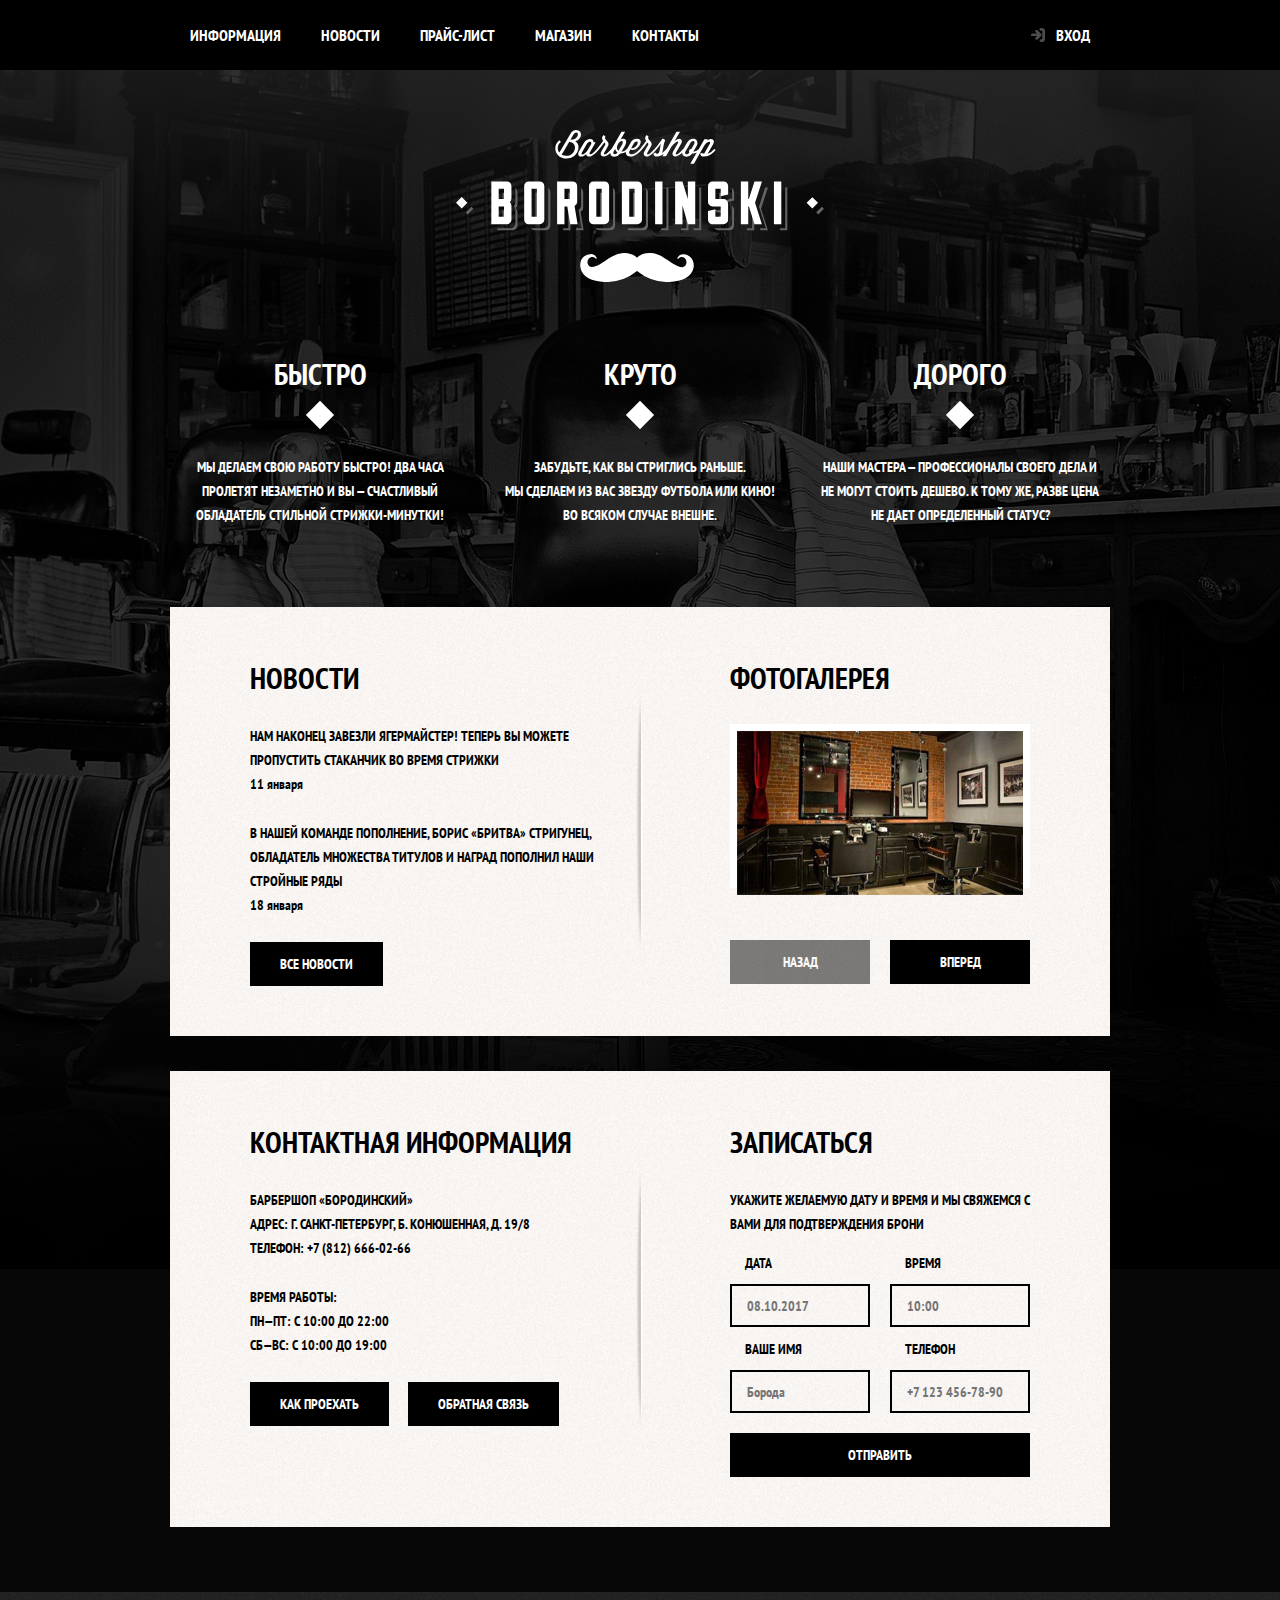
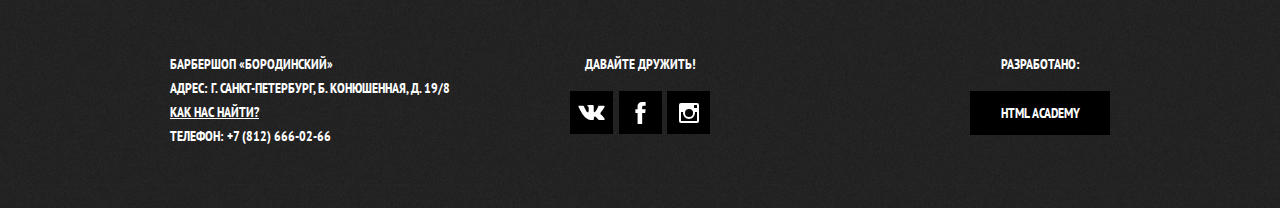
<file: index.html>
<!DOCTYPE html>
<html lang="ru">
<head>
	<meta charset="UTF-8">
	<title>Барбершоп «Бородинский»</title>
	<link rel="stylesheet" href="https://fonts.googleapis.com/css?family=PT+Sans+Narrow:400,700&amp;subset=latin,cyrillic">
	<link rel="stylesheet" href="css/normalize-min.css">
	<link rel="stylesheet" href="css/style-min.css">
	
</head>
<body>

	<header class="main-header">
		<nav class="main-navigation">
			<a class="main-header__logo">
				<img src="img/index-logo.svg" width="368" height="153" alt="Логотип барбершопа «Бородинский»">
			</a>
			<div class="main-navigation__wrapper">
				<div class="container">
					<ul class="site-navigation">
						<li><a href="info.html">Информация</a></li>
						<li><a href="news.html">Новости</a></li>
						<li><a href="price.html">Прайс-лист</a></li>
						<li><a href="catalog.html">Магазин</a></li>
						<li><a href="contacts.html">Контакты</a></li>
					</ul>
					<ul class="user-navigation">
						<li><a class="login-link" href="login.html">Вход</a></li>
					</ul>
				</div>
			</div>
		</nav>
		
	</header>

	<main class="container">
		<h1 class="visually-hidden">Барбершоп «Бородинский»</h1>
		<section class="features">
			<h2 class="visually-hidden">Преимущества</h2>
			<ul class="features__list">
				<li class="features__item">
					<h3>Быстро</h3>
        			<p>Мы делаем свою работу быстро! Два часа пролетят незаметно и вы — счастливый обладатель стильной стрижки-минутки!</p>
				</li>
				<li class="features__item">
					 <h3>Круто</h3>
        			 <p>Забудьте, как вы стриглись раньше.<br> Мы сделаем из вас звезду футбола или кино! Во всяком случае внешне.</p>
				</li>
				<li class="features__item">
					 <h3>Дорого</h3>
        			 <p>Наши мастера — профессионалы своего дела и не могут стоить дешево. К тому же, разве цена не дает определенный статус?</p>
				</li>
			</ul>
		</section>

		<div class="index-columns">
			<section class="news">
				 <h2>Новости</h2>
				 <ul class="news__list">
				 	<li class="news__item">
				 		<p>Нам наконец завезли Ягермайстер! Теперь вы можете пропустить стаканчик во время стрижки</p>
          				<time datetime="2016-01-11">11 января</time>
				 	</li>
				 	<li class="news__item">
				 		<p>В нашей команде пополнение, Борис «Бритва» Стригунец, обладатель множества титулов и наград пополнил наши стройные ряды</p>
          				<time datetime="2016-01-18">18 января</time>
				 	</li>
				 </ul>
				 <a class="button" href="news.html">Все новости</a>
			</section>

			<section class="gallery">
				<h2>Фотогалерея</h2>
				<div class="gallery__container">
					<figure class="gallery__content">
          				<a href="#"><img src="img/studio.jpg" width="286" height="164" alt="Интерьер"></a>
        			</figure>
        			<button disabled class="button gallery__button gallery__button--back" type="button">Назад</button>
        			<button class="button gallery__button gallery__button--next" type="button">Вперед</button>
				</div>
				
			</section>

		</div>
		<div class="index-columns">
			
			<section class="contacts">
				<h2>Контактная информация</h2>
				<p>
			        Барбершоп «Бородинский»<br>
			        Адрес: г. Санкт-Петербург, Б. Конюшенная, д. 19/8<br>
			        Телефон: +7 (812) 666-02-66
      			</p>
      			<p>
        			Время работы:<br>
			        пн—пт: с 10:00 до 22:00<br>
			        сб—вс: с 10:00 до 19:00
			     </p>
			     <a class="button contacts-button-map" href="map.html">Как проехать</a>
      			 <a class="button" href="contacts.html">Обратная связь</a>
				
			</section>

			<section class="appointment">
				<h2>Записаться</h2>
      			<p class="appointment__info">Укажите желаемую дату и время и мы свяжемся с вами для подтверждения брони</p>
			      <form class="appointment__form" action="https://echo.htmlacademy.ru" method="post">
			        <p class="appointment__item">
			          <label for="appointment-date">Дата</label>
			          <input id="appointment-date" type="text" name="date" value="" placeholder="08.10.2017">
			        </p>
			        <p class="appointment__item">
			          <label for="appointment-time">Время</label>
			          <input id="appointment-time" type="text" name="time" value="" placeholder="10:00">
			        </p>
			        <p class="appointment__item">
			          <label for="appointment-name">Ваше имя</label>
			          <input id="appointment-name" type="text" name="name" value="" placeholder="Борода">
			        </p>
			        <p class="appointment__item">
			          <label for="appointment-phone">Телефон</label>
			          <input id="appointment-phone" type="tel" name="phone" value="" placeholder="+7 123 456-78-90">
			        </p>
			        <button class="button" type="submit">Отправить</button>
			      </form>
			</section>
		</div>
	</main>
	<footer class="main-footer">
		<div class="container">
			<p class="footer-contacts">
		      Барбершоп «Бородинский»<br>
		      Адрес: г. Санкт-Петербург, Б. Конюшенная, д. 19/8<br>
		      <a href="map.html">Как нас найти?</a><br>
		      Телефон: +7 (812) 666-02-66
		    </p>
		    <div class="footer-social">
		      <b>Давайте дружить!</b>
		      <ul>
		        <li><a class="social-button" href="#">
		          <span class="visually-hidden">Вконтакте</span>
		          <svg xmlns="http://www.w3.org/2000/svg" width="27" height="15" viewBox="0 0 26.14 14.91"><path d="M26 13.47l-.09-.17a13.55 13.55 0 0 0-2.6-3q-.87-.83-1.1-1.12A1 1 0 0 1 22 8a10.27 10.27 0 0 1 1.22-1.78l.88-1.16q2.35-3.13 2-4L26 .94a.8.8 0 0 0-.4-.22 2.14 2.14 0 0 0-.87 0h-3.92a.51.51 0 0 0-.27 0h-.3a.6.6 0 0 0-.15.14.93.93 0 0 0-.14.24 22.22 22.22 0 0 1-1.46 3.06q-.5.84-.93 1.46a7 7 0 0 1-.71.91 4.94 4.94 0 0 1-.52.47q-.23.18-.35.15l-.23-.05a.9.9 0 0 1-.31-.33 1.49 1.49 0 0 1-.16-.53v-.55-.65-.57-1.12-1-.75a3.14 3.14 0 0 0 0-.62 2.12 2.12 0 0 0-.14-.44.73.73 0 0 0-.28-.33 1.57 1.57 0 0 0-.46-.18A9 9 0 0 0 12.57 0a8.93 8.93 0 0 0-3.25.33 1.83 1.83 0 0 0-.52.41q-.25.3-.07.33a1.67 1.67 0 0 1 1.16.59l.08.16a2.6 2.6 0 0 1 .19.63 6.32 6.32 0 0 1 .12 1 10.59 10.59 0 0 1 0 1.7q-.07.71-.13 1.1a2.21 2.21 0 0 1-.18.64 2.69 2.69 0 0 1-.16.3l-.07.07a1 1 0 0 1-.37.07.86.86 0 0 1-.46-.19 3.27 3.27 0 0 1-.56-.52 7 7 0 0 1-.66-.93q-.37-.6-.76-1.42l-.22-.39q-.2-.38-.56-1.11t-.62-1.43A.9.9 0 0 0 5.2.9h-.07a.93.93 0 0 0-.22-.16A1.44 1.44 0 0 0 4.6.65L.87.68A1 1 0 0 0 .1.94L0 1a.44.44 0 0 0 0 .22 1.08 1.08 0 0 0 .08.37Q.9 3.53 1.86 5.31t1.66 2.87Q4.23 9.27 5 10.24t1 1.24l.37.41.34.33a8.06 8.06 0 0 0 1 .78 16.34 16.34 0 0 0 1.4.9 7.6 7.6 0 0 0 1.79.72 6.19 6.19 0 0 0 2 .22h1.57a1.08 1.08 0 0 0 .72-.3l.05-.07a.9.9 0 0 0 .1-.25 1.38 1.38 0 0 0 0-.37 4.48 4.48 0 0 1 .09-1.05 2.77 2.77 0 0 1 .23-.71 1.74 1.74 0 0 1 .29-.4 1.19 1.19 0 0 1 .23-.2h.11a.86.86 0 0 1 .77.21 4.52 4.52 0 0 1 .83.79q.39.47.93 1.05a6.41 6.41 0 0 0 1 .87l.27.16a3.31 3.31 0 0 0 .71.3 1.53 1.53 0 0 0 .76.07l3.48-.05a1.58 1.58 0 0 0 .8-.17.68.68 0 0 0 .34-.37 1.06 1.06 0 0 0 0-.46 1.71 1.71 0 0 0-.1-.36z" fill="#fff"/></svg>
		        </a></li>
		        <li><a class="social-button" href="#">
		          <span class="visually-hidden">Фейсбук</span>
		          <svg xmlns="http://www.w3.org/2000/svg" width="19" height="22" viewBox="0 0 10.15 21.74"><path d="M3.34 1.12A4.77 4.77 0 0 1 6.53 0h3.61v3.81H7.81a1.07 1.07 0 0 0-1.09.83v2.55h3.42c-.08 1.23-.24 2.45-.41 3.67h-3v10.87H2.21V10.86H0V7.21h2.19V3.66a3.83 3.83 0 0 1 1.15-2.54z" fill="#fff"/></svg>
		        </a></li>
		        <li><a class="social-button" href="#">
		          <span class="visually-hidden">Инстаграм</span>
		          <svg xmlns="http://www.w3.org/2000/svg" width="20" height="20" viewBox="0 0 20 20"><path d="M18 0H2a2 2 0 0 0-2 2v16a2 2 0 0 0 2 2h16a2 2 0 0 0 2-2V2a2 2 0 0 0-2-2zm-8 6a4 4 0 1 1-4 4 4 4 0 0 1 4-4zM2.5 18a.47.47 0 0 1-.5-.5V9h2.1a3.4 3.4 0 0 0-.1 1 6 6 0 1 0 12 0 3.4 3.4 0 0 0-.1-1H18v8.5a.47.47 0 0 1-.5.5zM18 4.5a.47.47 0 0 1-.5.5h-2a.47.47 0 0 1-.5-.5v-2a.47.47 0 0 1 .5-.5h2a.47.47 0 0 1 .5.5z" fill="#fff"/></svg>
		        </a></li>
		      </ul>
   			</div>
   			<p class="footer-copyright">
      		<b>Разработано:</b> <a class="button" href="https://htmlacademy.ru">HTML Academy</a>
    		</p>
		</div>
	</footer>
	<section class="modal modal-login">
		<h2>Личный кабинет</h2>
		<p class="modal__description">Введите пожалуйста свой логин и пароль</p>
		<form class="login-form" action="https://echo.htmlacademy.ru" method="post">
		    <p>
		      <label class="visually-hidden" for="user-login">Логин</label>
		      <input class="login-icon-user" id="user-login" type="text" name="login" placeholder="Логин">
		    </p>
		    <p>
		      <label class="visually-hidden" for="user-password">Пароль</label>
		      <input class="login-icon-password" id="user-password" type="password" name="password" placeholder="Пароль">
		    </p>
		    <p class="login-help">
		      <label class="login-checkbox">
		        <input type="checkbox" name="remember" class="visually-hidden">
		        <span class="checkbox-indicator"></span>
		        Запомните меня
		      </label>
		      <a class="restore" href="#">Я забыл пароль!</a>
		    </p>
		    <button class="button" type="submit">Войти</button>
		  </form>
		  <button class="modal-close" type="button">Закрыть</button>
	</section>

	<section class="modal modal-map">
	  <h2 class="visually-hidden">Как до нас добраться</h2>
	  <iframe src="https://www.google.com/maps/embed?pb=!1m18!1m12!1m3!1d1998.6037999040354!2d30.322010416394033!3d59.938716271971415!2m3!1f0!2f0!3f0!3m2!1i1024!2i768!4f13.1!3m3!1m2!1s0x4696310fca5ba729%3A0xea9c53d4493c879f!2sBolshaya+Konyushennaya+ul.%2C+19%2C+Sankt-Peterburg%2C+Russia%2C+191186!5e0!3m2!1sen!2s!4v1441888483426" width="774" height="546" allowfullscreen></iframe>
	  <p><img src="img/map.jpg" width="766" height="546" alt="Офис компании по адресу ул. Большая Конюшенная 19/8, Санкт-Петербург"></p>
	  <button class="modal-close" type="button">Закрыть</button>
	</section>
	 <script type="text/javascript" charset="utf-8" async src="js/main-min.js"></script>
</body>
</html>
</file>
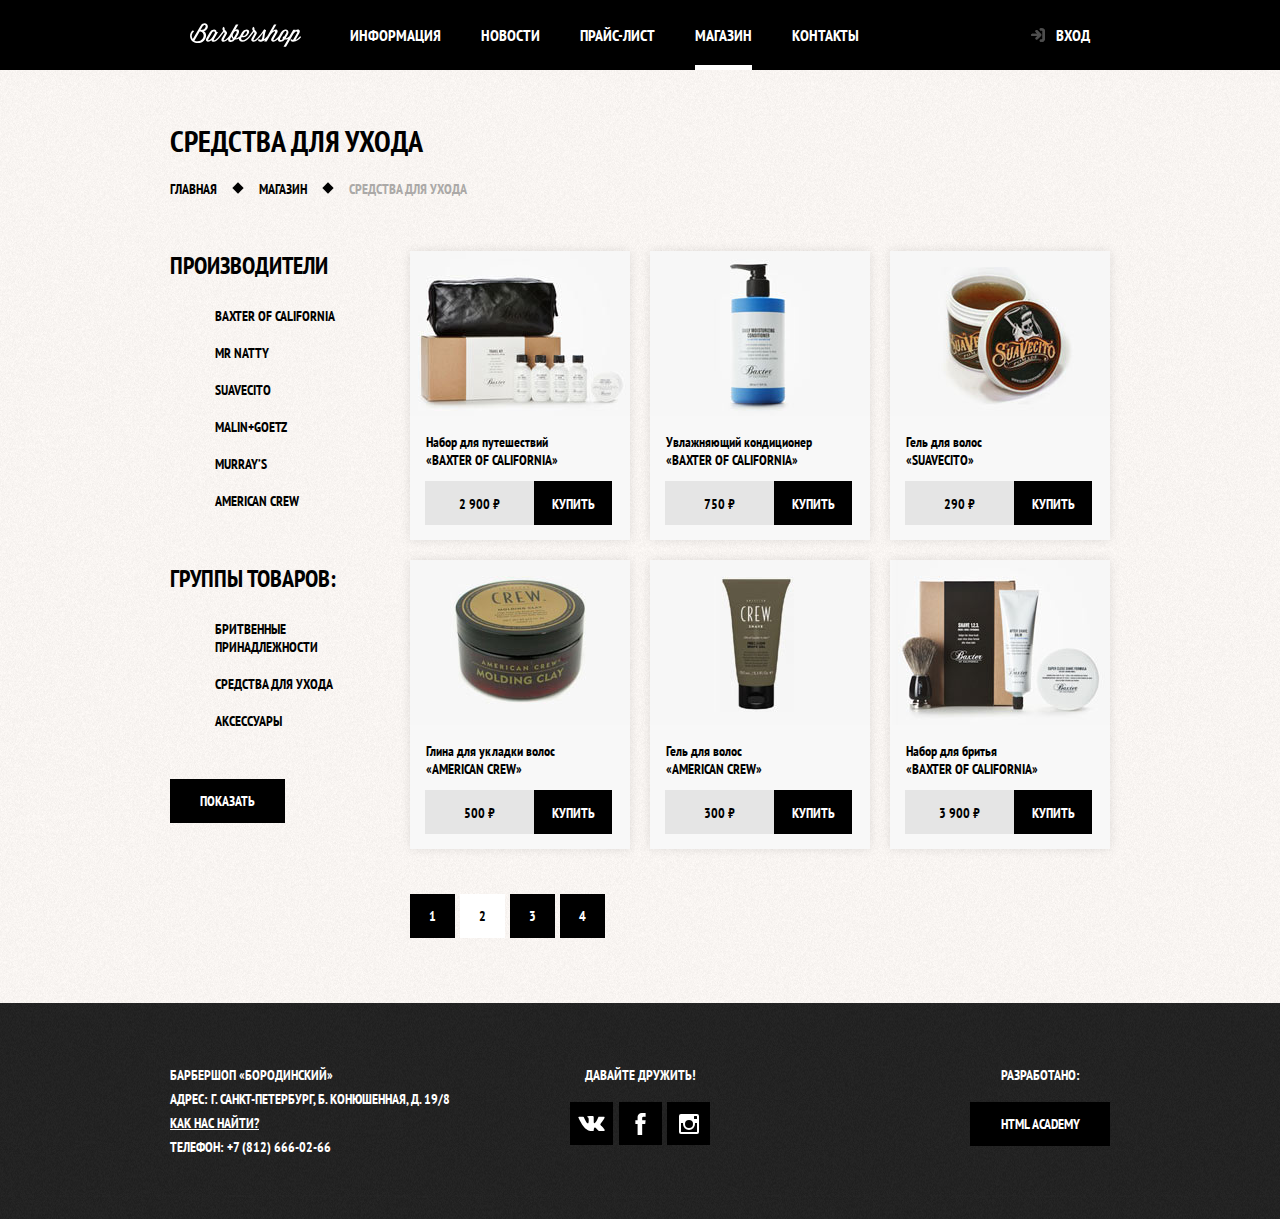
<file: catalog.html>
<!DOCTYPE html>
<html lang="ru">
<head>
	<meta charset="UTF-8">
	<title>Барбершоп «Бородинский»</title>
	<link rel="stylesheet" href="https://fonts.googleapis.com/css?family=PT+Sans+Narrow:400,700&amp;subset=latin,cyrillic">
	<link rel="stylesheet" href="css/normalize-min.css">
	<link rel="stylesheet" href="css/style-min.css">
</head>
<body class="inner-page">

	<header class="main-header">
		<div class="container">
			<nav class="main-navigation">
				<a class="main-header__logo" href="index.html">
					<img src="img/logo.svg" width="111" height="24" alt="Логотип барбершопа «Бородинский»">
				</a>
				 <ul class="site-navigation">
					<li><a href="info.html">Информация</a></li>
					<li><a href="news.html">Новости</a></li>
					<li><a href="price.html">Прайс-лист</a></li>
					<li class="site-navigation__current"><a>Магазин</a></li>
					<li><a href="contacts.html">Контакты</a></li>
				</ul>
				<ul class="user-navigation">
					<li><a class="login-link" href="login.html">Вход</a></li>
				</ul>
			</nav>
		</div>
	</header>

	<main class="container">
		<h1 class="page-title">Cредства для ухода</h1>

		<ul class="breadcrumbs">
		    <li>
		      <a href="index.html">Главная</a>
		    </li>
		    <li>
		      <a href="catalog.html">Магазин</a>
		    </li>
		    <li class="breadcrumbs__current">Средства для ухода</li>
		  </ul>

		  <div class="catalog-columns">
		  	<section class="filters">
		  		<h2 class="visually-hidden">Фильтр товаров</h2>
		  		<form class="filter" action="https://echo.htmlacademy.ru" method="post" >
		  			<fieldset>
		  				<legend>Производители</legend>
		  				<ul>
		  					<li class="filter__option">
		  						<input class="visually-hidden filter__input filter__input--checkbox" type="checkbox" name="baxter-of-california" id="filter-baxter-of-california" checked>
                                <label for="filter-baxter-of-california">Baxter of California</label>
		  					</li>
		  					<li class="filter__option">
		  						<input class="visually-hidden filter__input filter__input--checkbox" type="checkbox" name="mr-natty" id="filter-mr-natty">
                                <label for="filter-mr-natty">Mr Natty</label>
		  					</li>
		  					<li class="filter__option">
		  						<input class="visually-hidden filter__input filter__input--checkbox" type="checkbox" name="suavecito" id="filter-suavecito" checked>
                                <label for="filter-suavecito">Suavecito</label>
		  					</li>
		  					<li class="filter__option">
		  						<input class="visually-hidden filter__input filter__input--checkbox" type="checkbox" name="malin-goetz" id="filter-malin-goetz">
                                <label for="filter-malin-goetz">Malin+Goetz</label>
		  					</li>
		  					<li class="filter__option">
		  						<input class="visually-hidden filter__input filter__input--checkbox" type="checkbox" name="murrays" id="filter-murrays">
                                <label for="filter-murrays">Murray’s</label>
		  					</li>
		  					<li class="filter__option">
		  						<input class="visually-hidden filter__input filter__input--checkbox" type="checkbox" name="american-crew" id="filter-american-crew" checked>
                                <label for="filter-american-crew">American Crew</label>
		  					</li>
		  				</ul>
		  			</fieldset>
		  			<fieldset>
		  				<legend>Группы товаров:</legend>
		  				<ul>
		  					<li class="filter__option">
		  						<input class="visually-hidden filter__input filter__input--radio" type="radio" name="product-group" value="shaving" id="filter-shave">
                                <label for="filter-shave">Бритвенные принадлежности</label>
		  					</li>
		  					<li class="filter__option">
		  						 <input class="visually-hidden filter__input filter__input--radio" type="radio" name="product-group" value="hair-care" id="filter-care" checked>
                                 <label for="filter-care">Средства для ухода</label>
		  					</li>
		  					<li class="filter__option">
		  						<input class="visually-hidden filter__input filter__input--radio" type="radio" name="product-group" value="accessories" id="filter-accessories">
                                <label for="filter-accessories">Аксессуары</label>
		  					</li>
		  				</ul>
		  			</fieldset>
		  			 <button type="submit" class="filter__button button">Показать</button>
		  		</form>
		  	</section>

		  	<section class="catalog">
		    	<h2 class="visually-hidden">Список средств для ухода</h2>
		    	<ul class="catalog__list">
		    		<li class="catalog__item">
				        <a href="item.html">
				          <h3>
				            <span class="catalog__category">Набор для путешествий</span>
				            <span class="catalog-item-title">«Baxter of California»</span>
				          </h3>
				          <p class="catalog-item-image">
				            <img src="img/product-1.jpg" width="220" height="165" alt="Набор для путешествий «Baxter of California»">
				          </p>
				        </a>
				        <p class="catalog-item-price">
				          <b>2 900 ₽</b>
				          <a class="button" href="#">Купить</a>
				        </p>
				      </li>
				      <li class="catalog__item">
				        <a href="catalog-item.html">
				          <h3>
				            <span class="catalog__category">Увлажняющий кондиционер</span>
				            <span class="catalog-item-title">«Baxter of California»</span>
				          </h3>
				          <p class="catalog-item-image">
				            <img src="img/product-2.jpg" width="220" height="165" alt="Увлажняющий кондиционер «Baxter of California»">
				          </p>
				        </a>
				        <p class="catalog-item-price">
				          <b>750 ₽</b>
				          <a class="button" href="#">Купить</a>
				        </p>
				      </li>
				      <li class="catalog__item">
				        <a href="catalog-item.html">
				          <h3>
				            <span class="catalog__category">Гель для волос</span>
				            <span class="catalog-item-title">«Suavecito»</span>
				          </h3>
				          <p class="catalog-item-image">
				            <img src="img/product-3.jpg" width="220" height="165" alt="Гель для волос «Suavecito»">
				          </p>
				        </a>
				        <p class="catalog-item-price">
				          <b>290 ₽</b>
				          <a class="button" href="#">Купить</a>
				        </p>
				      </li>
				      <li class="catalog__item">
				        <a href="catalog-item.html">
				          <h3>
				            <span class="catalog__category">Глина для укладки волос</span>
				            <span class="catalog-item-title">«American crew»</span>
				          </h3>
				          <p class="catalog-item-image">
				            <img src="img/product-4.jpg" width="220" height="165" alt="Глина для укладки волос «American crew»">
				          </p>
				        </a>
				        <p class="catalog-item-price">
				          <b>500 ₽</b>
				          <a class="button" href="#">Купить</a>
				        </p>
				      </li>
				      <li class="catalog__item">
				        <a href="catalog-item.html">
				          <h3>
				            <span class="catalog__category">Гель для волос</span>
				            <span class="catalog-item-title">«American crew»</span>
				          </h3>
				          <p class="catalog-item-image">
				            <img src="img/product-5.jpg" width="220" height="165" alt="Гель для волос «American crew»">
				          </p>
				        </a>
				        <p class="catalog-item-price">
				          <b>300 ₽</b>
				          <a class="button" href="#">Купить</a>
				        </p>
				      </li>
				      <li class="catalog__item">
				        <a href="catalog-item.html">
				          <h3>
				            <span class="catalog__category">Набор для бритья</span>
				            <span class="catalog-item-title">«Baxter of California»</span>
				          </h3>
				          <p class="catalog-item-image">
				            <img src="img/product-6.jpg" width="220" height="165" alt="Набор для бритья «Baxter of California»">
				          </p>
				        </a>
				        <p class="catalog-item-price">
				          <b>3 900 ₽</b>
				          <a class="button" href="#">Купить</a>
				        </p>
				      </li>
		    	</ul>
		    	 <ul class="pagination-list">
			      <li class="pagination-item"><a href="#">1</a></li>
			      <li class="pagination-item pagination-item--current"><a>2</a></li>
			      <li class="pagination-item"><a href="#">3</a></li>
			      <li class="pagination-item"><a href="#">4</a></li>
			    </ul>
		  	</section>
		  </div>
	</main>
	<footer class="main-footer">
		<div class="container">
			<p class="footer-contacts">
		      Барбершоп «Бородинский»<br>
		      Адрес: г. Санкт-Петербург, Б. Конюшенная, д. 19/8<br>
		      <a href="map.html">Как нас найти?</a><br>
		      Телефон: +7 (812) 666-02-66
		    </p>
		    <div class="footer-social">
		      <b>Давайте дружить!</b>
		      <ul>
		        <li><a class="social-button" href="#">
		          <span class="visually-hidden">Вконтакте</span>
		          <svg xmlns="http://www.w3.org/2000/svg" width="27" height="15" viewBox="0 0 26.14 14.91"><path d="M26 13.47l-.09-.17a13.55 13.55 0 0 0-2.6-3q-.87-.83-1.1-1.12A1 1 0 0 1 22 8a10.27 10.27 0 0 1 1.22-1.78l.88-1.16q2.35-3.13 2-4L26 .94a.8.8 0 0 0-.4-.22 2.14 2.14 0 0 0-.87 0h-3.92a.51.51 0 0 0-.27 0h-.3a.6.6 0 0 0-.15.14.93.93 0 0 0-.14.24 22.22 22.22 0 0 1-1.46 3.06q-.5.84-.93 1.46a7 7 0 0 1-.71.91 4.94 4.94 0 0 1-.52.47q-.23.18-.35.15l-.23-.05a.9.9 0 0 1-.31-.33 1.49 1.49 0 0 1-.16-.53v-.55-.65-.57-1.12-1-.75a3.14 3.14 0 0 0 0-.62 2.12 2.12 0 0 0-.14-.44.73.73 0 0 0-.28-.33 1.57 1.57 0 0 0-.46-.18A9 9 0 0 0 12.57 0a8.93 8.93 0 0 0-3.25.33 1.83 1.83 0 0 0-.52.41q-.25.3-.07.33a1.67 1.67 0 0 1 1.16.59l.08.16a2.6 2.6 0 0 1 .19.63 6.32 6.32 0 0 1 .12 1 10.59 10.59 0 0 1 0 1.7q-.07.71-.13 1.1a2.21 2.21 0 0 1-.18.64 2.69 2.69 0 0 1-.16.3l-.07.07a1 1 0 0 1-.37.07.86.86 0 0 1-.46-.19 3.27 3.27 0 0 1-.56-.52 7 7 0 0 1-.66-.93q-.37-.6-.76-1.42l-.22-.39q-.2-.38-.56-1.11t-.62-1.43A.9.9 0 0 0 5.2.9h-.07a.93.93 0 0 0-.22-.16A1.44 1.44 0 0 0 4.6.65L.87.68A1 1 0 0 0 .1.94L0 1a.44.44 0 0 0 0 .22 1.08 1.08 0 0 0 .08.37Q.9 3.53 1.86 5.31t1.66 2.87Q4.23 9.27 5 10.24t1 1.24l.37.41.34.33a8.06 8.06 0 0 0 1 .78 16.34 16.34 0 0 0 1.4.9 7.6 7.6 0 0 0 1.79.72 6.19 6.19 0 0 0 2 .22h1.57a1.08 1.08 0 0 0 .72-.3l.05-.07a.9.9 0 0 0 .1-.25 1.38 1.38 0 0 0 0-.37 4.48 4.48 0 0 1 .09-1.05 2.77 2.77 0 0 1 .23-.71 1.74 1.74 0 0 1 .29-.4 1.19 1.19 0 0 1 .23-.2h.11a.86.86 0 0 1 .77.21 4.52 4.52 0 0 1 .83.79q.39.47.93 1.05a6.41 6.41 0 0 0 1 .87l.27.16a3.31 3.31 0 0 0 .71.3 1.53 1.53 0 0 0 .76.07l3.48-.05a1.58 1.58 0 0 0 .8-.17.68.68 0 0 0 .34-.37 1.06 1.06 0 0 0 0-.46 1.71 1.71 0 0 0-.1-.36z" fill="#fff"/></svg>
		        </a></li>
		        <li><a class="social-button" href="#">
		          <span class="visually-hidden">Фейсбук</span>
		          <svg xmlns="http://www.w3.org/2000/svg" width="19" height="22" viewBox="0 0 10.15 21.74"><path d="M3.34 1.12A4.77 4.77 0 0 1 6.53 0h3.61v3.81H7.81a1.07 1.07 0 0 0-1.09.83v2.55h3.42c-.08 1.23-.24 2.45-.41 3.67h-3v10.87H2.21V10.86H0V7.21h2.19V3.66a3.83 3.83 0 0 1 1.15-2.54z" fill="#fff"/></svg>
		        </a></li>
		        <li><a class="social-button" href="#">
		          <span class="visually-hidden">Инстаграм</span>
		          <svg xmlns="http://www.w3.org/2000/svg" width="20" height="20" viewBox="0 0 20 20"><path d="M18 0H2a2 2 0 0 0-2 2v16a2 2 0 0 0 2 2h16a2 2 0 0 0 2-2V2a2 2 0 0 0-2-2zm-8 6a4 4 0 1 1-4 4 4 4 0 0 1 4-4zM2.5 18a.47.47 0 0 1-.5-.5V9h2.1a3.4 3.4 0 0 0-.1 1 6 6 0 1 0 12 0 3.4 3.4 0 0 0-.1-1H18v8.5a.47.47 0 0 1-.5.5zM18 4.5a.47.47 0 0 1-.5.5h-2a.47.47 0 0 1-.5-.5v-2a.47.47 0 0 1 .5-.5h2a.47.47 0 0 1 .5.5z" fill="#fff"/></svg>
		        </a></li>
		      </ul>
   			</div>
   			<p class="footer-copyright">
      		<b>Разработано:</b> <a class="button" href="https://htmlacademy.ru">HTML Academy</a>
    		</p>
		</div>
	</footer>
	<section class="modal modal-login">
		<h2>Личный кабинет</h2>
		<p class="modal__description">Введите пожалуйста свой логин и пароль</p>
		<form class="login-form" action="https://echo.htmlacademy.ru" method="post">
		    <p>
		      <label class="visually-hidden" for="user-login">Логин</label>
		      <input class="login-icon-user" id="user-login" type="text" name="login" placeholder="Логин">
		    </p>
		    <p>
		      <label class="visually-hidden" for="user-password">Пароль</label>
		      <input class="login-icon-password" id="user-password" type="password" name="password" placeholder="Пароль">
		    </p>
		    <p class="login-help">
		      <label class="login-checkbox">
		        <input type="checkbox" name="remember" class="visually-hidden">
		        <span class="checkbox-indicator"></span>
		        Запомните меня
		      </label>
		      <a class="restore" href="#">Я забыл пароль!</a>
		    </p>
		    <button class="button" type="submit">Войти</button>
		  </form>
		  <button class="modal-close" type="button">Закрыть</button>
	</section>

	<section class="modal modal-map">
	  <h2 class="visually-hidden">Как до нас добраться</h2>
	  <iframe src="https://www.google.com/maps/embed?pb=!1m18!1m12!1m3!1d1998.6037999040354!2d30.322010416394033!3d59.938716271971415!2m3!1f0!2f0!3f0!3m2!1i1024!2i768!4f13.1!3m3!1m2!1s0x4696310fca5ba729%3A0xea9c53d4493c879f!2sBolshaya+Konyushennaya+ul.%2C+19%2C+Sankt-Peterburg%2C+Russia%2C+191186!5e0!3m2!1sen!2s!4v1441888483426" width="774" height="546" allowfullscreen></iframe>
	  <p><img src="img/map.jpg" width="766" height="546" alt="Офис компании по адресу ул. Большая Конюшенная 19/8, Санкт-Петербург"></p>
	  <button class="modal-close" type="button">Закрыть</button>
	</section>
	
</body>
</html>
</file>
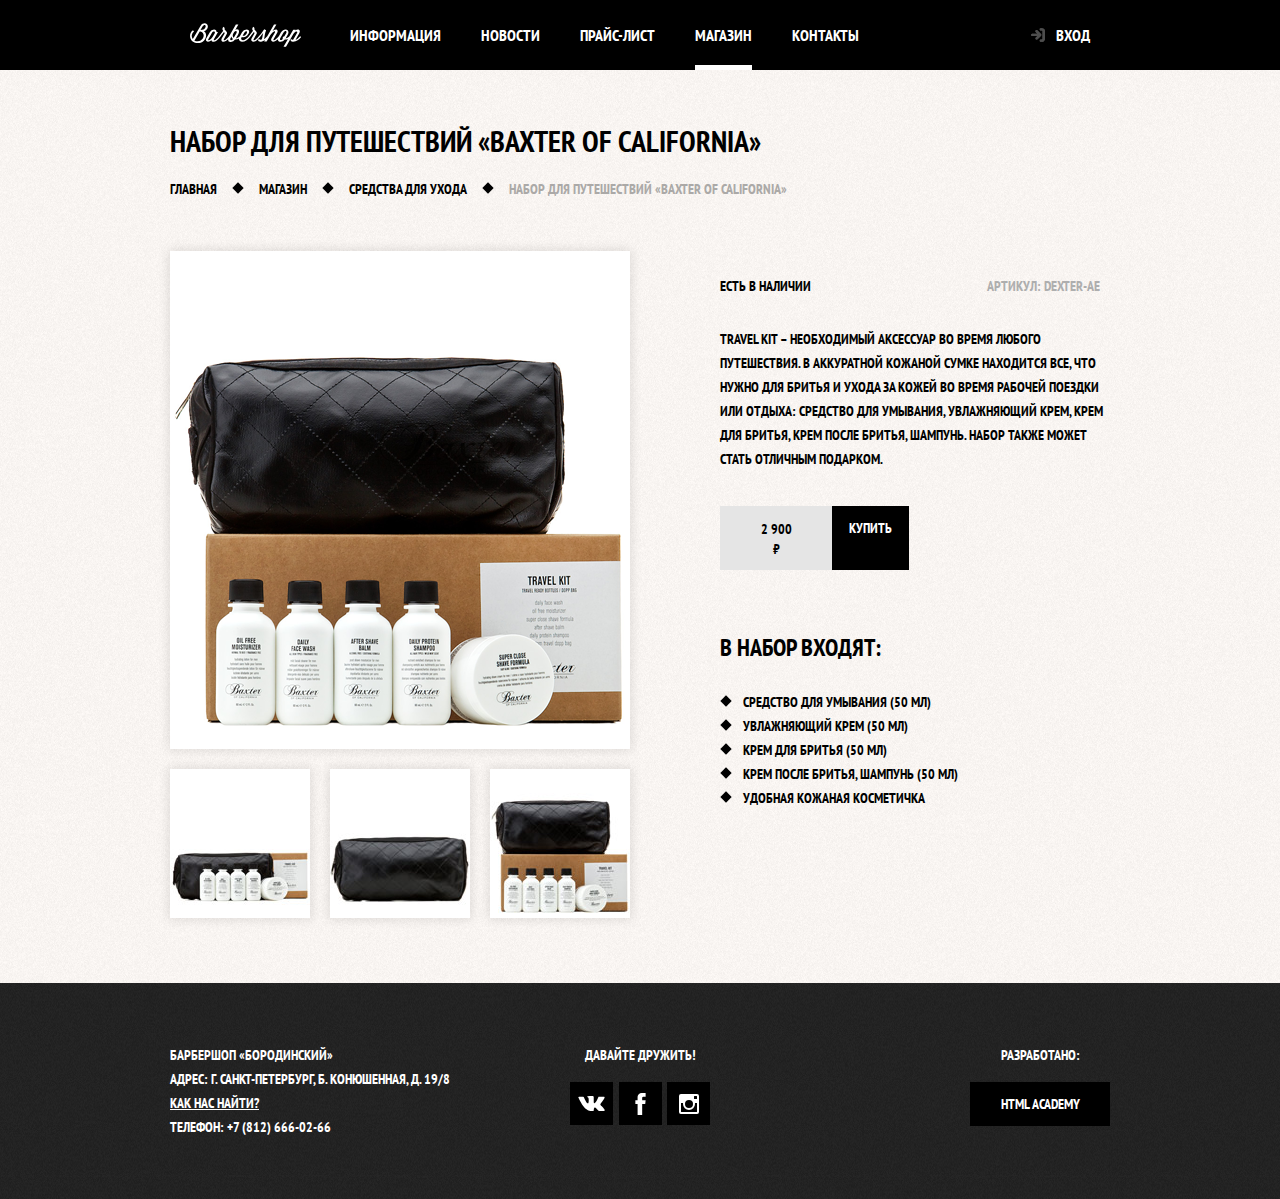
<file: item.html>
<!DOCTYPE html>
<html lang="ru">
<head>
	<meta charset="UTF-8">
	<title>Барбершоп «Бородинский»</title>
	<link rel="stylesheet" href="https://fonts.googleapis.com/css?family=PT+Sans+Narrow:400,700&amp;subset=latin,cyrillic">
	<link rel="stylesheet" href="css/normalize-min.css">
	<link rel="stylesheet" href="css/style-min.css">
</head>
<body class="inner-page">

	<header class="main-header">
		<div class="container">
			<nav class="main-navigation">
				<a class="main-header__logo" href="index.html">
					<img src="img/logo.svg" width="111" height="24" alt="Логотип барбершопа «Бородинский»">
				</a>
				 <ul class="site-navigation">
					<li><a href="info.html">Информация</a></li>
					<li><a href="news.html">Новости</a></li>
					<li><a href="price.html">Прайс-лист</a></li>
					<li class="site-navigation__current"><a href="catalog.html">Магазин</a></li>
					<li><a href="contacts.html">Контакты</a></li>
				</ul>
				<ul class="user-navigation">
					<li><a class="login-link" href="login.html">Вход</a></li>
				</ul>
			</nav>
		</div>
	</header>

	<main class="container">
		<h1 class="page-title">Набор для путешествий «Baxter of California»</h1>
		<ul class="breadcrumbs">
		   <li><a href="index.html">Главная</a></li>
		   <li><a href="#">Магазин</a></li>
		   <li><a href="catalog.html">Средства для ухода</a></li>
		   <li class="breadcrumbs__current">Набор для путешествий «Baxter of California»</li>
		 </ul>
		 <div class="catalog-columns">

	    <section class="product-photos">
	      <h2 class="visually-hidden">Изображения товара</h2>
	      <p class="product-photo-full">
	        <img src="img/product-big.jpg" width="460" height="498" alt="Фото всего набора">
	      </p>
	      <ul class="product-photo-preview">
	        <li>
	          <img src="img/product-small-1.jpg" width="140" height="149" alt="Фото в анфас">
	        </li>
	        <li>
	          <img src="img/product-small-2.jpg" width="140" height="149" alt="Фото в профиль">
	        </li>
	        <li>
	          <img src="img/product-small-3.jpg" width="140" height="149" alt="Фото отдельной части">
	        </li>
	      </ul>
	    </section>
	  
	    <section class="product-info">
	      <h2 class="visually-hidden">Описание товара</h2>
	      <div class="product-description">
	        <p class="product-availability">Есть в наличии</p>
	        <p class="product-article">Артикул: dexter-ae</p>
	      </div>
	      <p class="product-text">Travel Kit – необходимый аксессуар во время любого путешествия. В аккуратной кожаной сумке находится все, что нужно для бритья и ухода за кожей во время рабочей поездки или отдыха: средство для умывания, увлажняющий крем, крем для бритья, крем после бритья, шампунь. Набор также может стать отличным подарком.</p>
	      <p class="product-price">
	        <b>2 900 ₽</b>
	        <a class="button" href="#">Купить</a>
	      </p>
	      <h3>В набор входят:</h3>
	      <ul>
	        <li>Средство для умывания (50 мл)</li>
	        <li>Увлажняющий крем (50 мл)</li>
	        <li>Крем для бритья (50 мл)</li>
	        <li>Крем после бритья, шампунь (50 мл)</li>
	        <li>Удобная кожаная косметичка</li>
	      </ul>
	    </section>
	  </div>
		
	</main>
	<footer class="main-footer">
		<div class="container">
			<p class="footer-contacts">
		      Барбершоп «Бородинский»<br>
		      Адрес: г. Санкт-Петербург, Б. Конюшенная, д. 19/8<br>
		      <a href="map.html">Как нас найти?</a><br>
		      Телефон: +7 (812) 666-02-66
		    </p>
		    <div class="footer-social">
		      <b>Давайте дружить!</b>
		      <ul>
		        <li><a class="social-button" href="#">
		          <span class="visually-hidden">Вконтакте</span>
		          <svg xmlns="http://www.w3.org/2000/svg" width="27" height="15" viewBox="0 0 26.14 14.91"><path d="M26 13.47l-.09-.17a13.55 13.55 0 0 0-2.6-3q-.87-.83-1.1-1.12A1 1 0 0 1 22 8a10.27 10.27 0 0 1 1.22-1.78l.88-1.16q2.35-3.13 2-4L26 .94a.8.8 0 0 0-.4-.22 2.14 2.14 0 0 0-.87 0h-3.92a.51.51 0 0 0-.27 0h-.3a.6.6 0 0 0-.15.14.93.93 0 0 0-.14.24 22.22 22.22 0 0 1-1.46 3.06q-.5.84-.93 1.46a7 7 0 0 1-.71.91 4.94 4.94 0 0 1-.52.47q-.23.18-.35.15l-.23-.05a.9.9 0 0 1-.31-.33 1.49 1.49 0 0 1-.16-.53v-.55-.65-.57-1.12-1-.75a3.14 3.14 0 0 0 0-.62 2.12 2.12 0 0 0-.14-.44.73.73 0 0 0-.28-.33 1.57 1.57 0 0 0-.46-.18A9 9 0 0 0 12.57 0a8.93 8.93 0 0 0-3.25.33 1.83 1.83 0 0 0-.52.41q-.25.3-.07.33a1.67 1.67 0 0 1 1.16.59l.08.16a2.6 2.6 0 0 1 .19.63 6.32 6.32 0 0 1 .12 1 10.59 10.59 0 0 1 0 1.7q-.07.71-.13 1.1a2.21 2.21 0 0 1-.18.64 2.69 2.69 0 0 1-.16.3l-.07.07a1 1 0 0 1-.37.07.86.86 0 0 1-.46-.19 3.27 3.27 0 0 1-.56-.52 7 7 0 0 1-.66-.93q-.37-.6-.76-1.42l-.22-.39q-.2-.38-.56-1.11t-.62-1.43A.9.9 0 0 0 5.2.9h-.07a.93.93 0 0 0-.22-.16A1.44 1.44 0 0 0 4.6.65L.87.68A1 1 0 0 0 .1.94L0 1a.44.44 0 0 0 0 .22 1.08 1.08 0 0 0 .08.37Q.9 3.53 1.86 5.31t1.66 2.87Q4.23 9.27 5 10.24t1 1.24l.37.41.34.33a8.06 8.06 0 0 0 1 .78 16.34 16.34 0 0 0 1.4.9 7.6 7.6 0 0 0 1.79.72 6.19 6.19 0 0 0 2 .22h1.57a1.08 1.08 0 0 0 .72-.3l.05-.07a.9.9 0 0 0 .1-.25 1.38 1.38 0 0 0 0-.37 4.48 4.48 0 0 1 .09-1.05 2.77 2.77 0 0 1 .23-.71 1.74 1.74 0 0 1 .29-.4 1.19 1.19 0 0 1 .23-.2h.11a.86.86 0 0 1 .77.21 4.52 4.52 0 0 1 .83.79q.39.47.93 1.05a6.41 6.41 0 0 0 1 .87l.27.16a3.31 3.31 0 0 0 .71.3 1.53 1.53 0 0 0 .76.07l3.48-.05a1.58 1.58 0 0 0 .8-.17.68.68 0 0 0 .34-.37 1.06 1.06 0 0 0 0-.46 1.71 1.71 0 0 0-.1-.36z" fill="#fff"/></svg>
		        </a></li>
		        <li><a class="social-button" href="#">
		          <span class="visually-hidden">Фейсбук</span>
		          <svg xmlns="http://www.w3.org/2000/svg" width="19" height="22" viewBox="0 0 10.15 21.74"><path d="M3.34 1.12A4.77 4.77 0 0 1 6.53 0h3.61v3.81H7.81a1.07 1.07 0 0 0-1.09.83v2.55h3.42c-.08 1.23-.24 2.45-.41 3.67h-3v10.87H2.21V10.86H0V7.21h2.19V3.66a3.83 3.83 0 0 1 1.15-2.54z" fill="#fff"/></svg>
		        </a></li>
		        <li><a class="social-button" href="#">
		          <span class="visually-hidden">Инстаграм</span>
		          <svg xmlns="http://www.w3.org/2000/svg" width="20" height="20" viewBox="0 0 20 20"><path d="M18 0H2a2 2 0 0 0-2 2v16a2 2 0 0 0 2 2h16a2 2 0 0 0 2-2V2a2 2 0 0 0-2-2zm-8 6a4 4 0 1 1-4 4 4 4 0 0 1 4-4zM2.5 18a.47.47 0 0 1-.5-.5V9h2.1a3.4 3.4 0 0 0-.1 1 6 6 0 1 0 12 0 3.4 3.4 0 0 0-.1-1H18v8.5a.47.47 0 0 1-.5.5zM18 4.5a.47.47 0 0 1-.5.5h-2a.47.47 0 0 1-.5-.5v-2a.47.47 0 0 1 .5-.5h2a.47.47 0 0 1 .5.5z" fill="#fff"/></svg>
		        </a></li>
		      </ul>
   			</div>
   			<p class="footer-copyright">
      		<b>Разработано:</b> <a class="button" href="https://htmlacademy.ru">HTML Academy</a>
    		</p>
		</div>
	</footer>
	<section class="modal modal-login">
		<h2>Личный кабинет</h2>
		<p class="modal__description">Введите пожалуйста свой логин и пароль</p>
		<form class="login-form" action="https://echo.htmlacademy.ru" method="post">
		    <p>
		      <label class="visually-hidden" for="user-login">Логин</label>
		      <input class="login-icon-user" id="user-login" type="text" name="login" placeholder="Логин">
		    </p>
		    <p>
		      <label class="visually-hidden" for="user-password">Пароль</label>
		      <input class="login-icon-password" id="user-password" type="password" name="password" placeholder="Пароль">
		    </p>
		    <p class="login-help">
		      <label class="login-checkbox">
		        <input type="checkbox" name="remember" class="visually-hidden">
		        <span class="checkbox-indicator"></span>
		        Запомните меня
		      </label>
		      <a class="restore" href="#">Я забыл пароль!</a>
		    </p>
		    <button class="button" type="submit">Войти</button>
		  </form>
		  <button class="modal-close" type="button">Закрыть</button>
	</section>

	<section class="modal modal-map">
	  <h2 class="visually-hidden">Как до нас добраться</h2>
	  <iframe src="https://www.google.com/maps/embed?pb=!1m18!1m12!1m3!1d1998.6037999040354!2d30.322010416394033!3d59.938716271971415!2m3!1f0!2f0!3f0!3m2!1i1024!2i768!4f13.1!3m3!1m2!1s0x4696310fca5ba729%3A0xea9c53d4493c879f!2sBolshaya+Konyushennaya+ul.%2C+19%2C+Sankt-Peterburg%2C+Russia%2C+191186!5e0!3m2!1sen!2s!4v1441888483426" width="774" height="546" allowfullscreen></iframe>
	  <p><img src="img/map.jpg" width="766" height="546" alt="Офис компании по адресу ул. Большая Конюшенная 19/8, Санкт-Петербург"></p>
	  <button class="modal-close" type="button">Закрыть</button>
	</section>
	
</body>
</html>
</file>
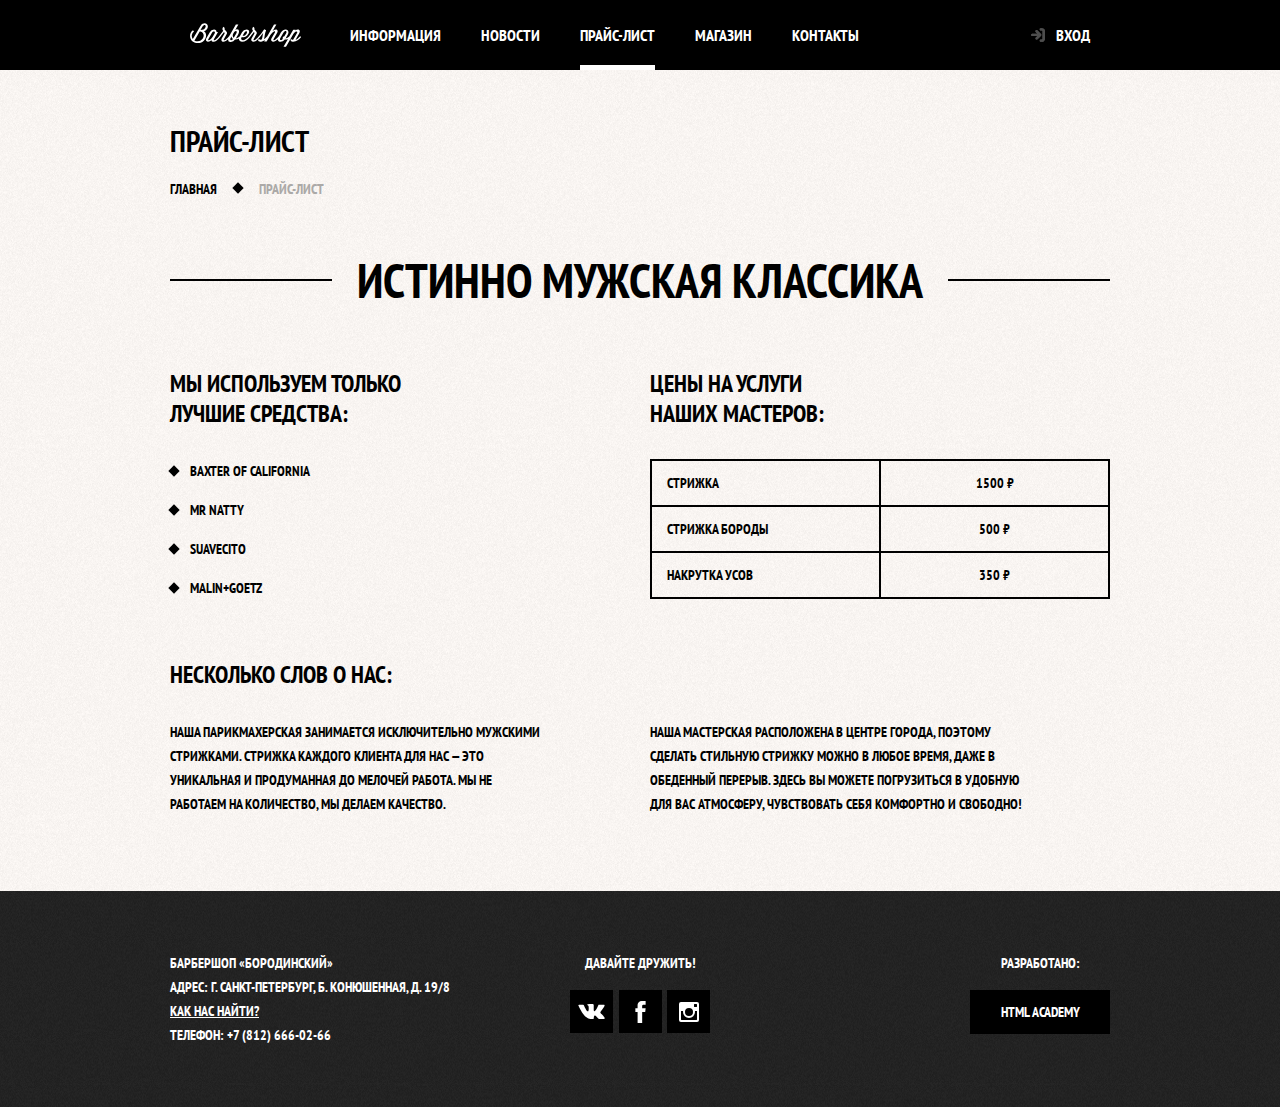
<file: price.html>
<!DOCTYPE html>
<html lang="ru">
<head>
	<meta charset="UTF-8">
	<title>Барбершоп «Бородинский»</title>
	<link rel="stylesheet" href="https://fonts.googleapis.com/css?family=PT+Sans+Narrow:400,700&amp;subset=latin,cyrillic">
	<link rel="stylesheet" href="css/normalize-min.css">
	<link rel="stylesheet" href="css/style-min.css">
</head>
<body class="inner-page">

	<header class="main-header">
		<div class="container">
			<nav class="main-navigation">
				<a class="main-header__logo" href="index.html">
					<img src="img/logo.svg" width="111" height="24" alt="Логотип барбершопа «Бородинский»">
				</a>
				 <ul class="site-navigation">
					<li><a href="info.html">Информация</a></li>
					<li><a href="news.html">Новости</a></li>
					<li class="site-navigation__current"><a>Прайс-лист</a></li>
					<li><a href="catalog.html">Магазин</a></li>
					<li><a href="contacts.html">Контакты</a></li>
				</ul>
				<ul class="user-navigation">
					<li><a class="login-link" href="login.html">Вход</a></li>
				</ul>
			</nav>
		</div>
	</header>


	<main class="container">

	  <div class="inner-page-container">
	    <h1 class="page-title">Прайс-лист</h1>
	    <ul class="breadcrumbs">
	      <li><a href="index.html">Главная</a></li>
	      <li class="breadcrumbs__current">Прайс-лист</li>
	    </ul>

	    <section class="inner-content">
	    	<h2 class="big-heading">Истинно мужская классика</h2>
	    	<div class="inner-columns">
	    		<div class="inner-column-left">
	    			<h2 >Мы используем только<br> лучшие средства:</h2>
				    <ul class="custom-list-1">
				      <li>Baxter of California</li>
				      <li>Mr Natty</li>
				      <li>Suavecito</li>
				      <li>Malin+Goetz</li>
				    </ul>
	    		</div>
	    		<div class="inner-column-right">
	    			<h2>Цены на услуги<br> наших мастеров:</h2>
				    <table class="custom-table-1">
				      <tr>
				        <td>Стрижка</td>
				        <td>1500 ₽</td>
				      </tr>
				      <tr>
				        <td>Стрижка бороды</td>
				        <td>500 ₽</td>
				      </tr>
				      <tr>
				        <td>Накрутка усов</td>
				        <td>350 ₽</td>
				      </tr>
				    </table>
	    		</div>
	    	</div>
	    	<div class="inner-columns">
	    		<h2>Несколько слов о нас:</h2>
	    		<div class="inner-column-left">
	    			
			    	<p class="short-text">Наша парикмахерская занимается исключительно мужскими стрижками. Стрижка каждого клиента для нас — это уникальная и продуманная до мелочей работа. Мы не работаем на количество, мы делаем качество.</p>
	    		</div>
	    		<div class="inner-column-right">
	    			<p class="short-text">Наша мастерская расположена в центре города, поэтому сделать стильную стрижку можно в любое время, даже в обеденный перерыв. Здесь вы можете погрузиться в удобную для вас атмосферу, чувствовать себя комфортно и свободно!</p>
	    		</div>
	    	</div>
        </section>
	  </div>

	</main>

	
	<footer class="main-footer">
		<div class="container">
			<p class="footer-contacts">
		      Барбершоп «Бородинский»<br>
		      Адрес: г. Санкт-Петербург, Б. Конюшенная, д. 19/8<br>
		      <a href="map.html">Как нас найти?</a><br>
		      Телефон: +7 (812) 666-02-66
		    </p>
		    <div class="footer-social">
		      <b>Давайте дружить!</b>
		      <ul>
		        <li><a class="social-button" href="#">
		          <span class="visually-hidden">Вконтакте</span>
		          <svg xmlns="http://www.w3.org/2000/svg" width="27" height="15" viewBox="0 0 26.14 14.91"><path d="M26 13.47l-.09-.17a13.55 13.55 0 0 0-2.6-3q-.87-.83-1.1-1.12A1 1 0 0 1 22 8a10.27 10.27 0 0 1 1.22-1.78l.88-1.16q2.35-3.13 2-4L26 .94a.8.8 0 0 0-.4-.22 2.14 2.14 0 0 0-.87 0h-3.92a.51.51 0 0 0-.27 0h-.3a.6.6 0 0 0-.15.14.93.93 0 0 0-.14.24 22.22 22.22 0 0 1-1.46 3.06q-.5.84-.93 1.46a7 7 0 0 1-.71.91 4.94 4.94 0 0 1-.52.47q-.23.18-.35.15l-.23-.05a.9.9 0 0 1-.31-.33 1.49 1.49 0 0 1-.16-.53v-.55-.65-.57-1.12-1-.75a3.14 3.14 0 0 0 0-.62 2.12 2.12 0 0 0-.14-.44.73.73 0 0 0-.28-.33 1.57 1.57 0 0 0-.46-.18A9 9 0 0 0 12.57 0a8.93 8.93 0 0 0-3.25.33 1.83 1.83 0 0 0-.52.41q-.25.3-.07.33a1.67 1.67 0 0 1 1.16.59l.08.16a2.6 2.6 0 0 1 .19.63 6.32 6.32 0 0 1 .12 1 10.59 10.59 0 0 1 0 1.7q-.07.71-.13 1.1a2.21 2.21 0 0 1-.18.64 2.69 2.69 0 0 1-.16.3l-.07.07a1 1 0 0 1-.37.07.86.86 0 0 1-.46-.19 3.27 3.27 0 0 1-.56-.52 7 7 0 0 1-.66-.93q-.37-.6-.76-1.42l-.22-.39q-.2-.38-.56-1.11t-.62-1.43A.9.9 0 0 0 5.2.9h-.07a.93.93 0 0 0-.22-.16A1.44 1.44 0 0 0 4.6.65L.87.68A1 1 0 0 0 .1.94L0 1a.44.44 0 0 0 0 .22 1.08 1.08 0 0 0 .08.37Q.9 3.53 1.86 5.31t1.66 2.87Q4.23 9.27 5 10.24t1 1.24l.37.41.34.33a8.06 8.06 0 0 0 1 .78 16.34 16.34 0 0 0 1.4.9 7.6 7.6 0 0 0 1.79.72 6.19 6.19 0 0 0 2 .22h1.57a1.08 1.08 0 0 0 .72-.3l.05-.07a.9.9 0 0 0 .1-.25 1.38 1.38 0 0 0 0-.37 4.48 4.48 0 0 1 .09-1.05 2.77 2.77 0 0 1 .23-.71 1.74 1.74 0 0 1 .29-.4 1.19 1.19 0 0 1 .23-.2h.11a.86.86 0 0 1 .77.21 4.52 4.52 0 0 1 .83.79q.39.47.93 1.05a6.41 6.41 0 0 0 1 .87l.27.16a3.31 3.31 0 0 0 .71.3 1.53 1.53 0 0 0 .76.07l3.48-.05a1.58 1.58 0 0 0 .8-.17.68.68 0 0 0 .34-.37 1.06 1.06 0 0 0 0-.46 1.71 1.71 0 0 0-.1-.36z" fill="#fff"/></svg>
		        </a></li>
		        <li><a class="social-button" href="#">
		          <span class="visually-hidden">Фейсбук</span>
		          <svg xmlns="http://www.w3.org/2000/svg" width="19" height="22" viewBox="0 0 10.15 21.74"><path d="M3.34 1.12A4.77 4.77 0 0 1 6.53 0h3.61v3.81H7.81a1.07 1.07 0 0 0-1.09.83v2.55h3.42c-.08 1.23-.24 2.45-.41 3.67h-3v10.87H2.21V10.86H0V7.21h2.19V3.66a3.83 3.83 0 0 1 1.15-2.54z" fill="#fff"/></svg>
		        </a></li>
		        <li><a class="social-button" href="#">
		          <span class="visually-hidden">Инстаграм</span>
		          <svg xmlns="http://www.w3.org/2000/svg" width="20" height="20" viewBox="0 0 20 20"><path d="M18 0H2a2 2 0 0 0-2 2v16a2 2 0 0 0 2 2h16a2 2 0 0 0 2-2V2a2 2 0 0 0-2-2zm-8 6a4 4 0 1 1-4 4 4 4 0 0 1 4-4zM2.5 18a.47.47 0 0 1-.5-.5V9h2.1a3.4 3.4 0 0 0-.1 1 6 6 0 1 0 12 0 3.4 3.4 0 0 0-.1-1H18v8.5a.47.47 0 0 1-.5.5zM18 4.5a.47.47 0 0 1-.5.5h-2a.47.47 0 0 1-.5-.5v-2a.47.47 0 0 1 .5-.5h2a.47.47 0 0 1 .5.5z" fill="#fff"/></svg>
		        </a></li>
		      </ul>
   			</div>
   			<p class="footer-copyright">
      		<b>Разработано:</b> <a class="button" href="https://htmlacademy.ru">HTML Academy</a>
    		</p>
		</div>
	</footer>
	<section class="modal modal-login">
		<h2>Личный кабинет</h2>
		<p class="modal__description">Введите пожалуйста свой логин и пароль</p>
		<form class="login-form" action="https://echo.htmlacademy.ru" method="post">
		    <p>
		      <label class="visually-hidden" for="user-login">Логин</label>
		      <input class="login-icon-user" id="user-login" type="text" name="login" placeholder="Логин">
		    </p>
		    <p>
		      <label class="visually-hidden" for="user-password">Пароль</label>
		      <input class="login-icon-password" id="user-password" type="password" name="password" placeholder="Пароль">
		    </p>
		    <p class="login-help">
		      <label class="login-checkbox">
		        <input type="checkbox" name="remember" class="visually-hidden">
		        <span class="checkbox-indicator"></span>
		        Запомните меня
		      </label>
		      <a class="restore" href="#">Я забыл пароль!</a>
		    </p>
		    <button class="button" type="submit">Войти</button>
		  </form>
		  <button class="modal-close" type="button">Закрыть</button>
	</section>

	<section class="modal modal-map">
	  <h2 class="visually-hidden">Как до нас добраться</h2>
	  <iframe src="https://www.google.com/maps/embed?pb=!1m18!1m12!1m3!1d1998.6037999040354!2d30.322010416394033!3d59.938716271971415!2m3!1f0!2f0!3f0!3m2!1i1024!2i768!4f13.1!3m3!1m2!1s0x4696310fca5ba729%3A0xea9c53d4493c879f!2sBolshaya+Konyushennaya+ul.%2C+19%2C+Sankt-Peterburg%2C+Russia%2C+191186!5e0!3m2!1sen!2s!4v1441888483426" width="774" height="546" allowfullscreen></iframe>
	  <p><img src="img/map.jpg" width="766" height="546" alt="Офис компании по адресу ул. Большая Конюшенная 19/8, Санкт-Петербург"></p>
	  <button class="modal-close" type="button">Закрыть</button>
	</section>
	
</body>
</html>
</file>
<file: css/style-min.css>
*,*::after,*::before{-webkit-box-sizing:inherit;box-sizing:inherit}html{-webkit-box-sizing:border-box;box-sizing:border-box}.content-box-component{-webkit-box-sizing:content-box;box-sizing:content-box}img{max-width:100%;height:auto}:focus{outline:none}.visually-hidden:not(:focus):not(:active),input[type="checkbox"].visually-hidden,input[type="radio"].visually-hidden{position:absolute;width:1px;height:1px;margin:-1px;border:0;padding:0;white-space:nowrap;-webkit-clip-path:inset(100%);clip-path:inset(100%);clip:rect(0 0 0 0);overflow:hidden}body{min-width:960px;margin:0;padding:0;font-family:"PT Sans Narrow",Arial,sans-serif;font-size:14px;line-height:24px;font-weight:700;color:#fff;text-transform:uppercase;background-color:#000;background-image:url(../img/bg.jpg);background-position:top center;background-repeat:no-repeat}a{text-decoration:none}.button{display:inline-block;margin-right:16px;padding:10px 30px;font:inherit;text-align:center;color:#fff;vertical-align:middle;text-transform:uppercase;background-color:#000;border:none}.button:hover,.button:focus,.button:active{background-color:#663d15}.button.disabled,.button:disabled{cursor:default;opacity:.5;background-color:#000}.container{width:960px;margin:0 auto;padding:0 10px}.main-header{margin-bottom:70px}.main-navigation{display:flex;flex-direction:column;align-items:center;font-size:16px;line-height:20px;color:white;background-color:transparent}.main-header__logo{width:368px;height:153px;order:2}.main-navigation__wrapper{width:100%;margin-bottom:60px;background-color:#000}.main-navigation__wrapper .container{display:flex;justify-content:space-between;flex-wrap:wrap;flex-direction:row}.site-navigation{display:flex;flex-wrap:wrap;width:620px;margin:0;padding:0;list-style:none}.user-navigation{display:flex;justify-content:flex-end;max-width:140px;margin:0;padding:0;list-style:none}.site-navigation a,.user-navigation a{display:block;padding:25px 20px;vertical-align:middle;color:#fff}.site-navigation a:hover,.site-navigation a:focus,.user-navigation a:hover,.user-navigation a:focus{background-color:#242424}.site-navigation__current{position:relative}.site-navigation__current a:not([href]){background-color:#000}.site-navigation__current::after{content:"";position:absolute;right:20px;bottom:0;left:20px;height:5px;background-color:#fff}.user-navigation .login-link{position:relative;padding-left:50px}.login-link::before{content:"";position:absolute;top:27px;left:24px;width:16px;height:18px;background-image:url(../img/login.svg);background-repeat:no-repeat;background-position:0 0;opacity:.3}.login-link:hover::before,.login-link:focus::before,.login-link:active::before{opacity:1}.features{margin-bottom:80px}.features__list{display:flex;flex-wrap:wrap;margin:0;padding:0;list-style:none;justify-content:space-between}.features__item{width:300px;text-align:center}.features__item h3{font-size:30px;line-height:42px;font-weight:700;margin:0;margin-bottom:60px;position:relative}.features__item h3::after{content:"";position:absolute;bottom:-30px;left:50%;width:20px;height:20px;margin-left:-10px;background-color:#fff;transform:rotate(45deg)}.features__item p{font-size:14px;line-height:24px;font-weight:700;margin:0 10px}.index-columns{display:flex;justify-content:space-between;padding:50px 80px;margin-bottom:35px;color:black;background-color:#f7f4f1;background-image:url(../img/line.png),url(../img/pattern-light.jpg);background-repeat:no-repeat,repeat;background-position:center,0 0}.index-columns h2{font-size:30px;line-height:42px;margin:0;margin-bottom:25px}.news{width:380px}.news__list{padding:0;margin:0;list-style:none;margin-bottom:25px}.news__item{margin-bottom:25px}.news__item p{margin:0}.news__item time{text-transform:none}.gallery{width:300px}.gallery__container{position:relative;height:260px}.gallery__content{height:164px;margin:0;background-color:#ccc;border:7px solid #fff}.gallery__content img{width:286px;height:164px}.gallery__button{position:absolute;bottom:0;width:140px;margin:0}.gallery__button--back{left:0}.gallery__button--next{right:0}.contacts{width:380px}.contacts p{margin:0;margin-bottom:25px}.appointment{width:300px}.appointment__info{margin:0;margin-bottom:15px}.appointment__form{display:flex;flex-wrap:wrap;justify-content:space-between}.appointment__item{width:140px;margin:0;margin-bottom:10px}.appointment__item label{display:block;margin-bottom:9px;margin-left:15px}.appointment__item input{width:140px;padding-top:8px;padding-left:15px;padding-right:15px;padding-bottom:7px;font:inherit;background-color:transparent;border:2px solid #000;box-sizing:border-box}.appointment__item input:focus{border-color:#663d15}.appointment .button{display:block;width:100%;margin-top:10px;margin-right:0}.main-footer{background-image:url(../img/footer-bg.jpg);background-repeat:repeat;background-position:0 0;padding:60px 0;margin-top:65px;background-color:#212121}.main-footer .container{display:flex;flex-wrap:wrap}.footer-contacts{width:320px;margin:0;margin-right:80px}.footer-contacts a{color:white;text-decoration:underline}.footer-contacts a:hover,.footer-contacts a:focus{text-decoration:none}.footer-social{width:140px;text-align:center;margin-right:260px}.footer-social b{margin-bottom:15px;display:block}.footer-social ul{margin:0;padding:0;list-style:none;display:flex;justify-content:space-between;width:140px;margin:0 auto}.social-button{width:43px;background-color:black;height:43px;display:flex;justify-content:center;align-items:center}.social-button:hover,.social-button:focus{background-color:#fff}.social-button:hover path,.social-button:focus path{fill:#000}.footer-copyright{margin:0;width:140px;text-align:center}.footer-copyright b{display:block;margin-bottom:15px}.footer-copyright .button{width:100%;padding-left:5px;padding-right:5px}.modal{display:none;position:fixed;color:#000;background-color:#f8f3f0;background-image:url(../img/pattern-light.jpg);background-position:0 0;background-repeat:repeat;box-shadow:0 30px 50px rgba(0,0,0,.7)}.modal-show{display:block;animation:bounce 0.6s}.modal-login{top:120px;left:50%;width:460px;margin-left:-230px;padding:50px 80px}.modal-close{position:absolute;top:0;right:-34px;width:22px;height:22px;font-size:0;background-color:transparent;border:0;cursor:pointer}.modal-close::before,.modal-close::after{content:"";position:absolute;top:10px;left:2px;width:19px;height:3px;background-color:#d0d0d0}.modal-close::before{transform:rotate(45deg)}.modal-close::after{transform:rotate(-45deg)}.modal-login h2{margin:0;margin-bottom:20px;font-size:30px;line-height:42px}.modal-description{margin:0;margin-bottom:10px}.login-form p{margin:0;margin-bottom:10px}.login-form input[type="text"],.login-form input[type="password"]{width:300px;padding:10px 15px;padding-right:40px;font:inherit;color:#000;text-transform:uppercase;background-color:#f9f6f3;border:2px solid #000}.login-form input:focus{border-color:#663d15}.login-form .login-help{display:flex;flex-wrap:wrap;justify-content:space-between;margin:15px 0}.login-icon-user{background-image:url(../img/user.svg);background-position:270px center;background-repeat:no-repeat}.login-icon-password{background-image:url(../img/lock.svg);background-position:270px center;background-repeat:no-repeat}.login-checkbox{position:relative;padding-left:30px;cursor:pointer}.login-checkbox:hover,.login-checkbox:focus{color:#663d15}.login-checkbox input[type="checkbox"] .checkbox-indicator{position:absolute;top:0;left:0;width:20px;height:20px;border:2px solid #000}.login-checkbox input[type="checkbox"] .checkbox-indicator{position:absolute;top:0;left:0;width:20px;height:20px;border:2px solid #000}.login-checkbox input[type="checkbox"]:focus .checkbox-indicator{border-color:#663d15;outline:thin dotted;outline:5px auto -webkit-focus-ring-color}.login-checkbox input[type="checkbox"]:checked .checkbox-indicator::before,.login-checkbox input[type="checkbox"]:checked .checkbox-indicator::after{content:"";position:absolute;top:7px;left:1px;width:15px;height:2px;background-color:#000}.login-checkbox input[type="checkbox"]:checked .checkbox-indicator::before{transform:rotate(45deg)}.login-checkbox input[type="checkbox"]:checked .checkbox-indicator::after{transform:rotate(-45deg)}.restore{color:#000;text-decoration:underline}.restore:hover,.restore:focus{text-decoration:none}.login-form .button{width:100%;margin-right:0}@keyframes bounce{0%{transform:translateY(-2000px)}70%{transform:translateY(30px)}90%{transform:translateY(-10px)}100%{transform:translateY(0)}}@keyframes shake{0%,100%{transform:translateX(0)}10%,30%,50%,70%,90%{transform:translateX(-10px)}20%,40%,60%,80%{transform:translateX(10px)}}.modal-error{animation:shake 0.6s}.modal-map{top:50%;left:50%;width:788px;height:560px;margin-top:-280px;margin-left:-390px;border:7px solid white}.modal-map p{margin:0;position:absolute;top:0;left:0;z-index:1}.modal-map iframe{position:relative;z-index:2;border:none}.modal-map img{height:546px}.inner-page{color:#000;background-color:#f9f6f3;background-image:url(../img/pattern-light.jpg);background-position:0 0;background-repeat:repeat}.inner-page .main-header{margin-bottom:50px;background-color:#000}.inner-page .main-navigation{display:flex;flex-direction:row}.inner-page .main-header__logo{width:111px;height:24px;order:0;margin-left:20px;margin-right:29px}.inner-page .user-navigation{margin-left:auto}.page-title{margin:0;margin-bottom:15px;padding:0;font-size:30px;line-height:42px}.breadcrumbs{display:flex;justify-content:flex-start;flex-wrap:wrap;padding:0;margin:0;margin-bottom:50px;list-style:none}.breadcrumbs li{position:relative;margin-right:42px}.breadcrumbs li:last-child{margin-right:0}.breadcrumbs li::after{content:"";position:absolute;top:7px;right:-25px;width:8px;height:8px;background-color:#000;transform:rotate(45deg)}.breadcrumbs a{color:#000}.breadcrumbs a:hover,.breadcrumbs a:focus{text-decoration:underline}.breadcrumbs__current{color:#aba9a7}.breadcrumbs__current::after{display:none}.catalog-columns{display:flex;justify-content:space-between}.filters{width:180px}.filter fieldset{padding:0;margin:0;margin-bottom:30px;border:none}.filter fieldset:first-child{margin-bottom:35px}.filter legend{margin-bottom:26px;font-size:24px;line-height:30px}.filter ul{padding:0;margin:0;list-style:none;line-height:18px}.filter__option{margin-bottom:19px;padding-left:45px}.filter__option label{position:relative;display:block;cursor:pointer;user-select:none}.filter__input:hover label,.filter__input:focus label{color:#663d15}.filter__input--checkbox label::before{content:"";position:absolute;left:-42px;top:0;width:18px;height:18px;border:2px solid #000}.filter__input--checkbox:checked label::after{content:"";position:absolute;top:3px;left:-39px;width:12px;height:12px;background-image:url(../img/cross.svg);background-repeat:no-repeat;background-position:0 0}.filter__input--radio label::before{content:"";position:absolute;left:-42px;top:-1px;width:18px;height:18px;border:2px solid #000;border-radius:50%}.filter__input:disabled label{color:#000;opacity:.5}.filter__input--radio:checked label::after{content:"";position:absolute;top:4px;left:-37px;width:8px;height:8px;background-color:#000;border-radius:50%}.catalog{width:700px}.catalog__list{display:flex;flex-wrap:wrap;padding:0;margin:0;margin-bottom:25px;list-style:none}.catalog__item{width:220px;margin-bottom:20px;margin-right:20px;background-color:#f8f8f8;box-shadow:0 0 10px rgba(0,0,0,.1)}.catalog__item:nth-child(3n){margin-right:0}.catalog__item:hover{box-shadow:0 0 10px rgba(0,0,0,.2)}.catalog__item a{display:flex;flex-direction:column;color:#000}.catalog__item h3{order:1;margin-top:17px;margin-bottom:12px;margin-left:16px;margin-right:15px;font-size:14px;line-height:18px}.catalog__category{display:block;text-transform:none}.catalog-item-image{width:220px;height:165px;margin:0}.catalog-item-price{display:flex;margin:15px;margin-top:0}.catalog-item-price b{width:109px;padding:13px 25px 11px;font-size:14px;line-height:20px;text-align:center;background-color:#e5e5e5}.catalog-item-price .button{width:78px;padding:13px 18px 11px;margin-right:0;line-height:20px;color:#fff}.pagination-list{display:flex;flex-wrap:wrap;padding:0;margin:0;list-style:none}.pagination-item{margin-right:5px}.pagination-item:last-child{margin-right:0}.pagination-item a{display:block;padding:10px 19px;color:#fff;background-color:#000}.pagination-item a:hover,.pagination-item a:focus,.pagination-item a:active{background-color:#663d15}.pagination-item--current a{color:#000;background-color:#fff}.pagination-item--current a:hover,.pagination-item--current a:focus,.pagination-item--current a:active{color:#000;background-color:#fff}.inner-page .main-footer{color:white}.inner-content{margin-bottom:75px}.inner-content h2{margin-top:60px;margin-bottom:30px;font-size:24px;line-height:30px}.inner-content h3{margin-top:60px;margin-bottom:30px;font-size:20px;line-height:24px}.inner-content h2 h3{margin-top:30px}.inner-content p{margin:14px 0}.inner-content table{border-collapse:collapse}.inner-content td{padding:10px 15px;border:2px solid #000}.inner-content .big-heading{display:flex;align-items:center;margin-top:55px;margin-bottom:65px;font-size:48px;line-height:48px;text-align:center}.big-heading::before,.big-heading::after{content:"";width:50px;height:2px;background:#000;flex-grow:1;flex-shrink:0}.big-heading::before{margin-right:25px}.big-heading::after{margin-left:25px}.custom-list-1{margin:14px 0;padding:0;list-style:none}.custom-list-1 li{position:relative;margin-bottom:15px;padding-left:20px}.custom-list-1 li::before{content:"";position:absolute;top:8px;left:0;width:8px;height:8px;background-color:#000;transform:rotate(45deg)}.custom-table-1{width:100%}.custom-table-1 td{width:50%}.custom-table-1 td:last-child{text-align:center}.inner-columns{margin:60px 0;display:flex;flex-wrap:wrap;justify-content:space-between}.inner-column-left,.inner-column-right{width:460px}.inner-column-left *:first-child,.inner-column-right *:first-child{margin-top:0}.inner-column-left *:last-child,.inner-column-right *:last-child{margin-bottom:0}.inner-columns>h2:first-child{width:460px;margin-top:0;margin-right:460px;margin-right:calc(100% - 460px)}.short-text{padding-right:80px}.product-photo-preview{display:flex;padding:0;margin:0;list-style:none}.product-photo-preview li{width:140px;height:149px;margin-right:20px;box-shadow:0 0 10px 2px rgba(0,0,0,.1)}.product-photo-preview li:nth-child(3n){margin-right:0}.product-photo-full{width:460px;height:498px;margin:0;margin-bottom:20px;box-shadow:0 0 10px 2px rgba(0,0,0,.1)}.product-article{text-align:right;color:#aeaeae}.product-price b{width:112px;padding-top:13px;padding-left:36px;padding-right:36px;padding-bottom:11px;line-height:20px;text-align:center;background-color:#e5e5e5;box-sizing:border-box}.product-description{display:flex;justify-content:space-between;padding-right:10px;margin-bottom:29px}.product-description p{width:200px}.product-info{width:390px;padding-top:23px}.product-info h3{font-size:24px;line-height:30px;margin:0;margin-bottom:27px}.product-info ul{list-style:none;margin:0;padding:0}.product-info li{position:relative;padding-left:23px}.product-info li::before{content:"";position:absolute;top:7px;left:2px;width:8px;height:8px;background-color:#000;transform:rotate(45deg)}.product-info p{margin:0}.product-info .product-price{display:flex;margin-bottom:63px}.product-price .button{padding-left:17px;padding-right:17px}.product-info .product-text{margin-bottom:35px}
</file>
